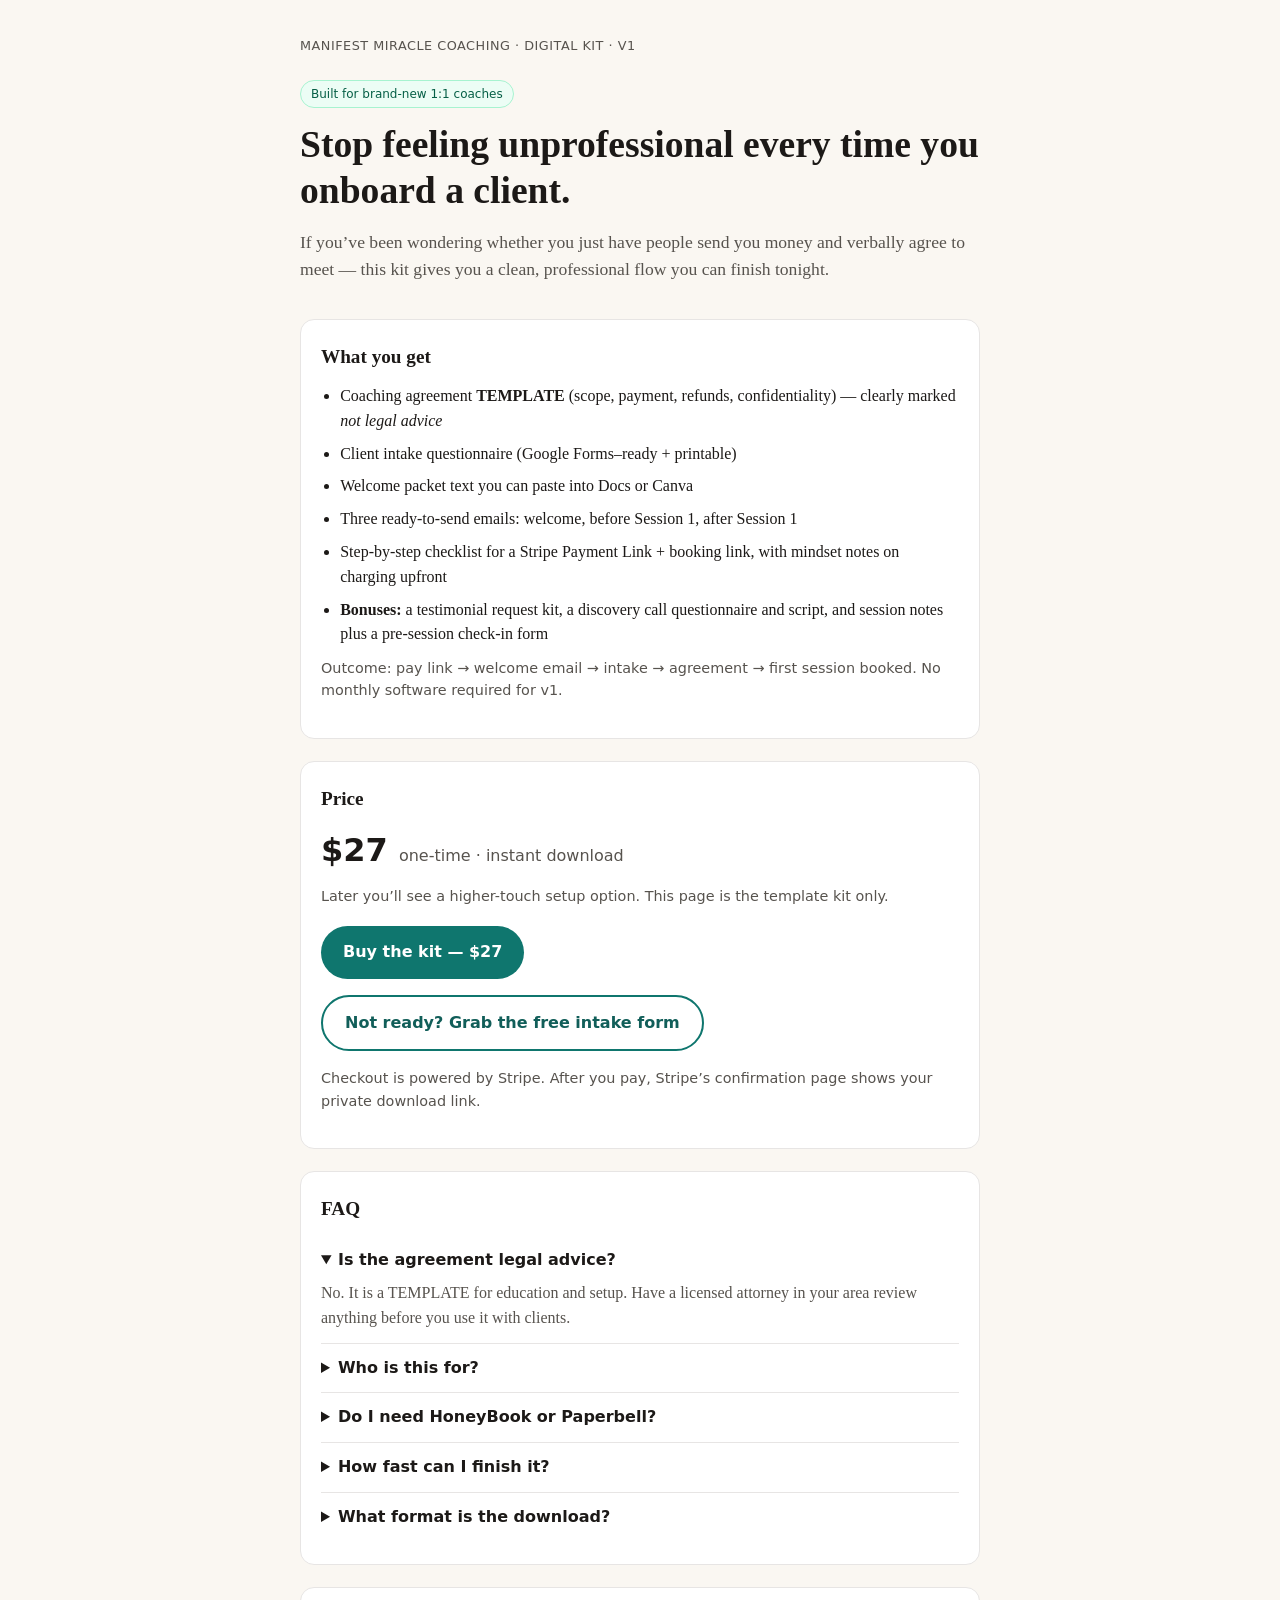
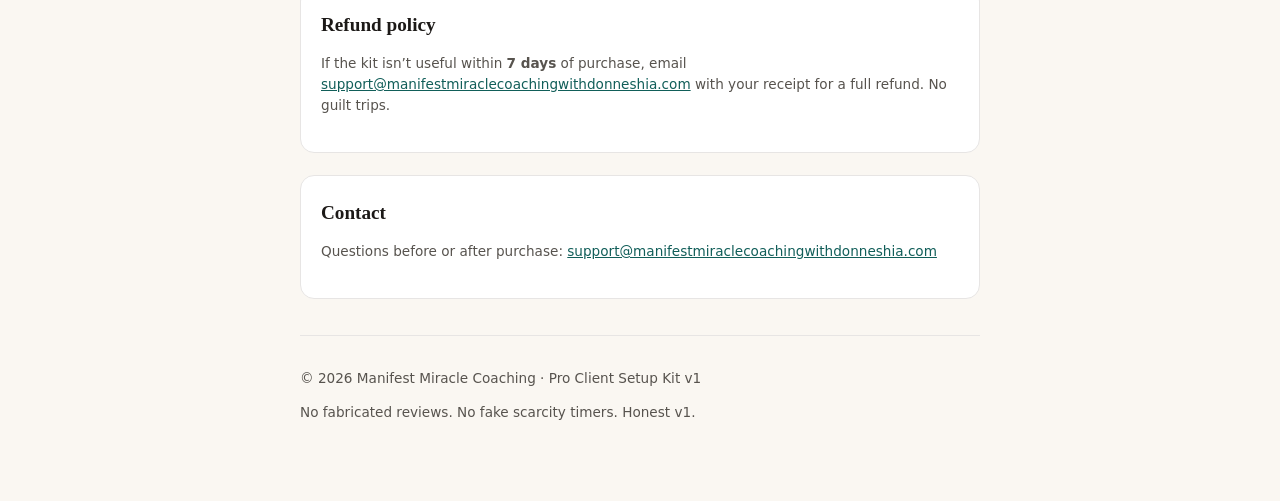
<file: index.html>
<!DOCTYPE html>
<html lang="en">
<head>
  <meta charset="utf-8" />
  <meta name="viewport" content="width=device-width, initial-scale=1" />
  <title>Pro Client Setup Kit for New Coaches — $27</title>
  <meta name="description" content="Go from send-me-money-and-we’ll-meet to a professional coaching client setup in one evening. Agreement template, intake, welcome packet, emails, Stripe checklist." />
  <link rel="stylesheet" href="styles.css" />
</head>
<body>
  <main class="wrap">
    <header>
      <p class="eyebrow">Manifest Miracle Coaching · Digital kit · v1</p>
      <p class="badge">Built for brand-new 1:1 coaches</p>
      <h1>Stop feeling unprofessional every time you onboard a client.</h1>
      <p class="lede">
        If you’ve been wondering whether you just have people send you money and verbally agree to meet —
        this kit gives you a clean, professional flow you can finish tonight.
      </p>
    </header>

    <section class="card" aria-labelledby="get">
      <h2 id="get">What you get</h2>
      <ul>
        <li>Coaching agreement <strong>TEMPLATE</strong> (scope, payment, refunds, confidentiality) — clearly marked <em>not legal advice</em></li>
        <li>Client intake questionnaire (Google Forms–ready + printable)</li>
        <li>Welcome packet text you can paste into Docs or Canva</li>
        <li>Three ready-to-send emails: welcome, before Session 1, after Session 1</li>
        <li>Step-by-step checklist for a Stripe Payment Link + booking link, with mindset notes on charging upfront</li>
        <li><strong>Bonuses:</strong> a testimonial request kit, a discovery call questionnaire and script, and session notes plus a pre-session check-in form</li>
      </ul>
      <p class="note">Outcome: pay link → welcome email → intake → agreement → first session booked. No monthly software required for v1.</p>
    </section>

    <section class="card" aria-labelledby="price">
      <h2 id="price">Price</h2>
      <p class="price">$27 <span>one-time · instant download</span></p>
      <p class="note">Later you’ll see a higher-touch setup option. This page is the template kit only.</p>
      <p style="margin-top:18px">
        <a class="btn" id="buy" href="https://buy.stripe.com/6oUbJ05QRbysawV3Cn8ww00">Buy the kit — $27</a>
      </p>
      <p style="margin-top:14px">
        <a class="btn btn-secondary" href="free-intake-form/">Not ready? Grab the free intake form</a>
      </p>
      <p class="note">Checkout is powered by Stripe. After you pay, Stripe’s confirmation page shows your private download link.</p>
    </section>

    <section class="card" aria-labelledby="faq">
      <h2 id="faq">FAQ</h2>
      <details open>
        <summary>Is the agreement legal advice?</summary>
        <p>No. It is a TEMPLATE for education and setup. Have a licensed attorney in your area review anything before you use it with clients.</p>
      </details>
      <details>
        <summary>Who is this for?</summary>
        <p>New or early-stage 1:1 life/mindset coaches (roughly first 0–10 clients) who feel messy with PayPal, email, and spreadsheets.</p>
      </details>
      <details>
        <summary>Do I need HoneyBook or Paperbell?</summary>
        <p>Not for this kit. You’ll use Stripe + a free booking link (Google Appointment schedule or Calendly) and the docs in the download.</p>
      </details>
      <details>
        <summary>How fast can I finish it?</summary>
        <p>Most coaches can customize and wire the flow in one evening. The checklist walks you through it.</p>
      </details>
      <details>
        <summary>What format is the download?</summary>
        <p>A ZIP of Markdown templates plus a printable PDF of the same kit.</p>
      </details>
    </section>

    <section class="card" aria-labelledby="refund">
      <h2 id="refund">Refund policy</h2>
      <p class="legal">If the kit isn’t useful within <strong>7 days</strong> of purchase, email
        <a href="mailto:support@manifestmiraclecoachingwithdonneshia.com">support@manifestmiraclecoachingwithdonneshia.com</a>
        with your receipt for a full refund. No guilt trips.</p>
    </section>

    <section class="card" aria-labelledby="contact">
      <h2 id="contact">Contact</h2>
      <p class="legal">Questions before or after purchase:
        <a href="mailto:support@manifestmiraclecoachingwithdonneshia.com">support@manifestmiraclecoachingwithdonneshia.com</a>
      </p>
    </section>

    <footer>
      <p>© 2026 Manifest Miracle Coaching · Pro Client Setup Kit v1</p>
      <p>No fabricated reviews. No fake scarcity timers. Honest v1.</p>
    </footer>
  </main>
</body>
</html>
</file>
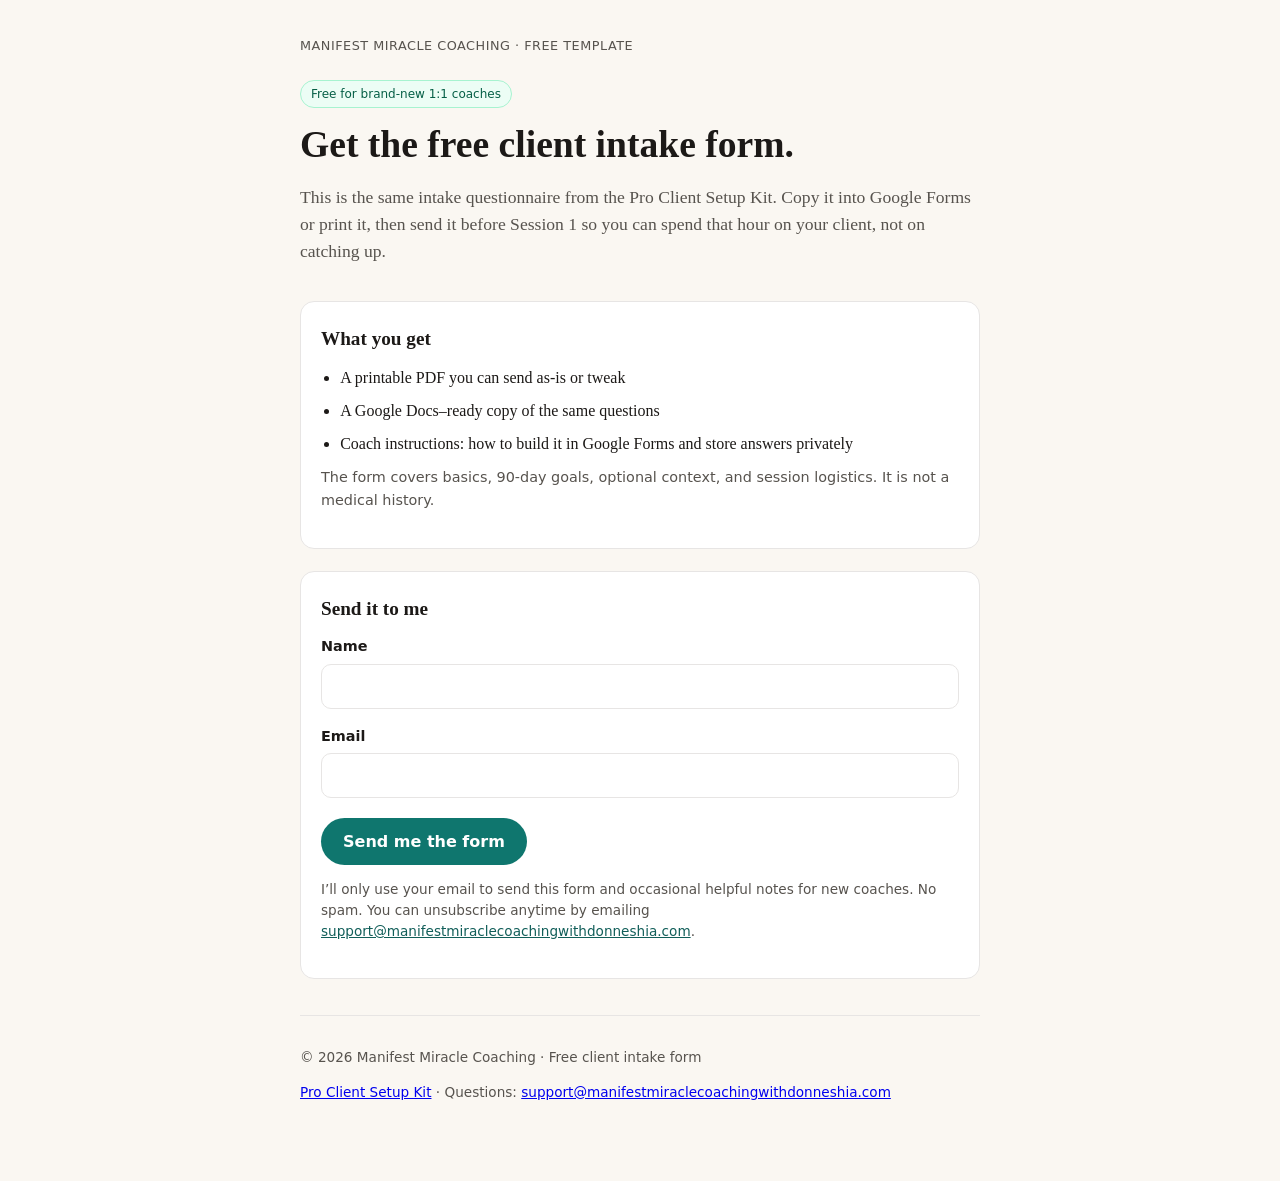
<file: free-intake-form/index.html>
<!DOCTYPE html>
<html lang="en">
<head>
  <meta charset="utf-8" />
  <meta name="viewport" content="width=device-width, initial-scale=1" />
  <title>Free Client Intake Form for New Coaches — Manifest Miracle Coaching</title>
  <meta name="description" content="A free client intake form for new 1:1 coaches. Copy it into Google Forms or print it, then send it before Session 1." />
  <link rel="stylesheet" href="../styles.css" />
</head>
<body>
  <main class="wrap">
    <header>
      <p class="eyebrow">Manifest Miracle Coaching · Free template</p>
      <p class="badge">Free for brand-new 1:1 coaches</p>
      <h1>Get the free client intake form.</h1>
      <p class="lede">
        This is the same intake questionnaire from the Pro Client Setup Kit.
        Copy it into Google Forms or print it, then send it before Session 1
        so you can spend that hour on your client, not on catching up.
      </p>
    </header>

    <section class="card" aria-labelledby="what">
      <h2 id="what">What you get</h2>
      <ul>
        <li>A printable PDF you can send as-is or tweak</li>
        <li>A Google Docs–ready copy of the same questions</li>
        <li>Coach instructions: how to build it in Google Forms and store answers privately</li>
      </ul>
      <p class="note">The form covers basics, 90-day goals, optional context, and session logistics. It is not a medical history.</p>
    </section>

    <section class="card" aria-labelledby="form-heading">
      <h2 id="form-heading">Send it to me</h2>
      <form action="https://formsubmit.co/a58cbbdba48f3ef41964123e3ecb91f7" method="POST">
        <input type="hidden" name="_subject" value="New free intake form request" />
        <input type="hidden" name="_next" value="https://donneshia42.github.io/pro-client-setup-kit/free-intake-form/thank-you/" />
        <input type="hidden" name="_template" value="table" />
        <input type="hidden" name="_captcha" value="false" />
        <input type="hidden" name="_autoresponse" value="Here is your free client intake form from Manifest Miracle Coaching. Download the PDF: https://donneshia42.github.io/pro-client-setup-kit/free-intake-form/client-intake-form.pdf  Or open the Google Docs-ready copy: https://donneshia42.github.io/pro-client-setup-kit/free-intake-form/client-intake-form.md  If this was not you, just ignore this email. To unsubscribe, reply or write support@manifestmiraclecoachingwithdonneshia.com." />
        <input type="text" name="_honey" class="hp" tabindex="-1" autocomplete="off" aria-hidden="true" />

        <label for="name">Name</label>
        <input id="name" type="text" name="name" required autocomplete="name" maxlength="120" />

        <label for="email">Email</label>
        <input id="email" type="email" name="email" required autocomplete="email" maxlength="200" />

        <button class="btn" type="submit">Send me the form</button>
      </form>
      <p class="privacy">I’ll only use your email to send this form and occasional helpful notes for new coaches. No spam. You can unsubscribe anytime by emailing <a href="mailto:support@manifestmiraclecoachingwithdonneshia.com">support@manifestmiraclecoachingwithdonneshia.com</a>.</p>
    </section>

    <footer>
      <p>© 2026 Manifest Miracle Coaching · Free client intake form</p>
      <p><a href="https://donneshia42.github.io/pro-client-setup-kit/">Pro Client Setup Kit</a> · Questions: <a href="mailto:support@manifestmiraclecoachingwithdonneshia.com">support@manifestmiraclecoachingwithdonneshia.com</a></p>
    </footer>
  </main>
</body>
</html>
</file>
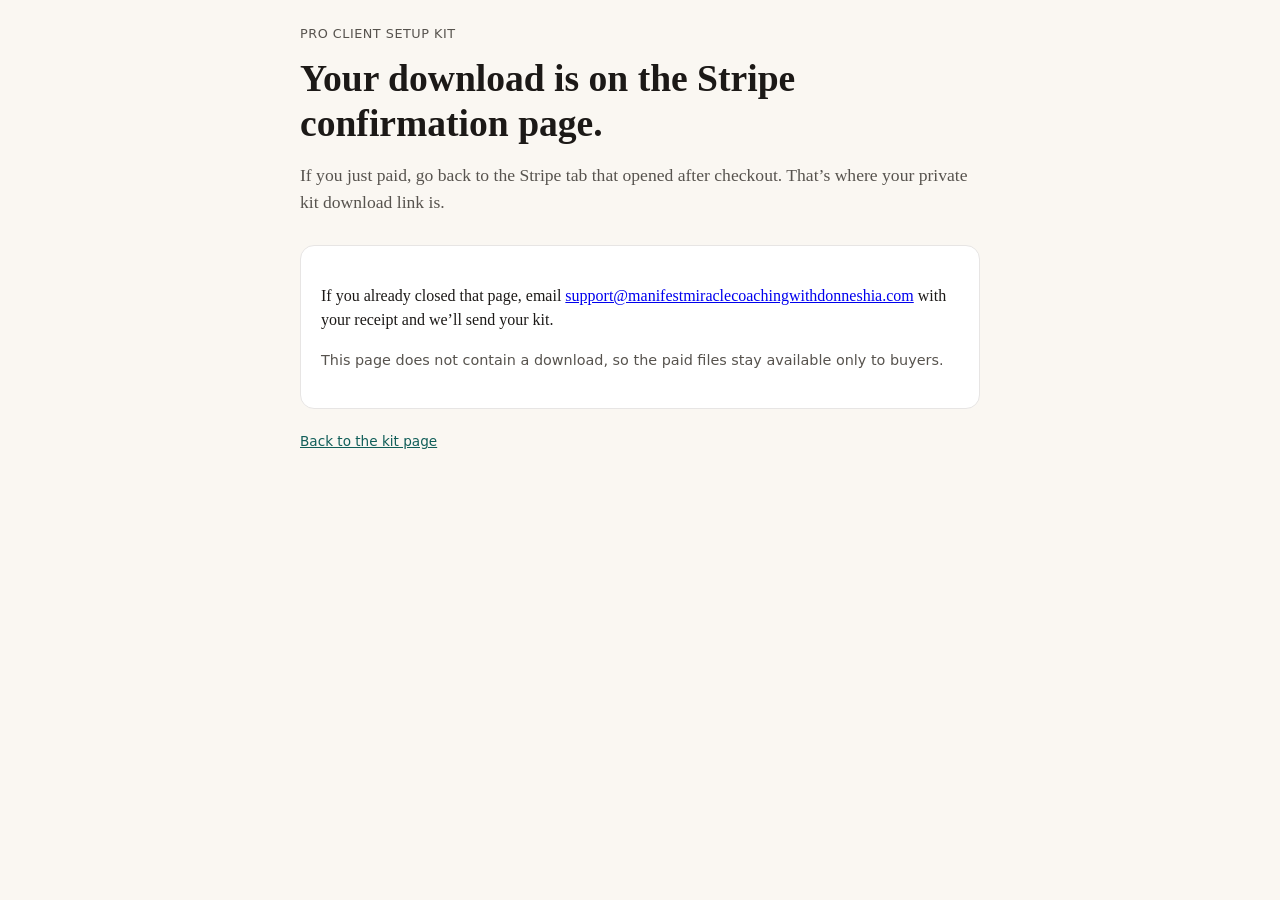
<file: success/index.html>
<!DOCTYPE html>
<html lang="en">
<head>
  <meta charset="utf-8" />
  <meta name="viewport" content="width=device-width, initial-scale=1" />
  <title>Thanks for your purchase</title>
  <link rel="stylesheet" href="../styles.css" />
</head>
<body>
  <main class="wrap">
    <p class="eyebrow">Pro Client Setup Kit</p>
    <h1>Your download is on the Stripe confirmation page.</h1>
    <p class="lede">If you just paid, go back to the Stripe tab that opened after checkout. That’s where your private kit download link is.</p>
    <section class="card">
      <p>If you already closed that page, email
        <a href="mailto:support@manifestmiraclecoachingwithdonneshia.com">support@manifestmiraclecoachingwithdonneshia.com</a>
        with your receipt and we’ll send your kit.</p>
      <p class="note" style="margin-top:12px">This page does not contain a download, so the paid files stay available only to buyers.</p>
    </section>
    <p class="legal"><a href="../">Back to the kit page</a></p>
  </main>
</body>
</html>
</file>
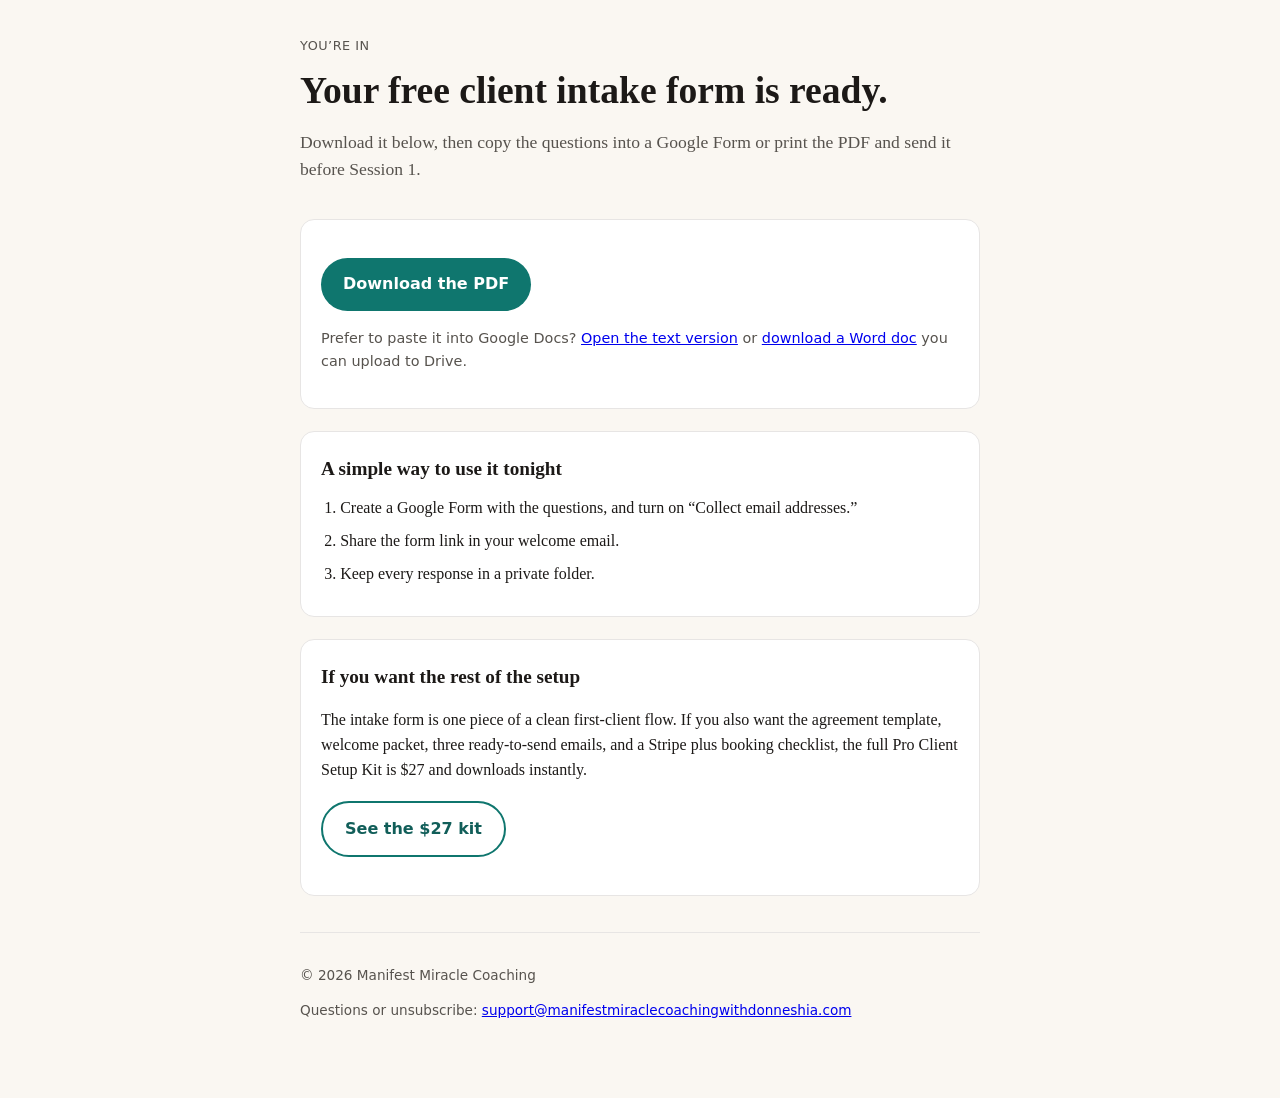
<file: free-intake-form/thank-you/index.html>
<!DOCTYPE html>
<html lang="en">
<head>
  <meta charset="utf-8" />
  <meta name="viewport" content="width=device-width, initial-scale=1" />
  <title>Your free client intake form is ready</title>
  <meta name="description" content="Download your free client intake form from Manifest Miracle Coaching." />
  <link rel="stylesheet" href="../../styles.css" />
</head>
<body>
  <main class="wrap">
    <header>
      <p class="eyebrow">You’re in</p>
      <h1>Your free client intake form is ready.</h1>
      <p class="lede">Download it below, then copy the questions into a Google Form or print the PDF and send it before Session 1.</p>
    </header>

    <section class="card">
      <p><a class="btn" href="../client-intake-form.pdf">Download the PDF</a></p>
      <p class="note" style="margin-top:14px">
        Prefer to paste it into Google Docs? <a href="../client-intake-form.md">Open the text version</a>
        or <a href="../client-intake-form.docx">download a Word doc</a> you can upload to Drive.
      </p>
    </section>

    <section class="card" aria-labelledby="next">
      <h2 id="next">A simple way to use it tonight</h2>
      <ol class="steps">
        <li>Create a Google Form with the questions, and turn on “Collect email addresses.”</li>
        <li>Share the form link in your welcome email.</li>
        <li>Keep every response in a private folder.</li>
      </ol>
    </section>

    <section class="card" aria-labelledby="kit">
      <h2 id="kit">If you want the rest of the setup</h2>
      <p>The intake form is one piece of a clean first-client flow. If you also want the agreement template, welcome packet, three ready-to-send emails, and a Stripe plus booking checklist, the full Pro Client Setup Kit is $27 and downloads instantly.</p>
      <p style="margin-top:18px">
        <a class="btn btn-secondary" href="https://donneshia42.github.io/pro-client-setup-kit/">See the $27 kit</a>
      </p>
    </section>

    <footer>
      <p>© 2026 Manifest Miracle Coaching</p>
      <p>Questions or unsubscribe: <a href="mailto:support@manifestmiraclecoachingwithdonneshia.com">support@manifestmiraclecoachingwithdonneshia.com</a></p>
    </footer>
  </main>
</body>
</html>
</file>
<file: styles.css>
:root {
  --bg: #faf7f2;
  --ink: #1c1917;
  --muted: #57534e;
  --card: #ffffff;
  --accent: #0f766e;
  --accent-dark: #115e59;
  --border: #e7e5e4;
  --warn: #9a3412;
}
* { box-sizing: border-box; }
html { scroll-behavior: smooth; }
body {
  margin: 0;
  font-family: Georgia, "Times New Roman", serif;
  color: var(--ink);
  background: var(--bg);
  line-height: 1.55;
}
.wrap { max-width: 720px; margin: 0 auto; padding: 24px 20px 64px; }
header { padding: 12px 0 8px; }
.eyebrow {
  font-family: system-ui, -apple-system, sans-serif;
  font-size: 0.8rem;
  letter-spacing: 0.04em;
  text-transform: uppercase;
  color: var(--muted);
  margin: 0 0 12px;
}
h1 {
  font-size: clamp(1.75rem, 5vw, 2.35rem);
  line-height: 1.2;
  margin: 0 0 16px;
  font-weight: 700;
}
.lede { font-size: 1.1rem; color: var(--muted); margin: 0 0 28px; }
.card {
  background: var(--card);
  border: 1px solid var(--border);
  border-radius: 14px;
  padding: 22px 20px;
  margin: 0 0 22px;
}
.card h2 {
  font-size: 1.2rem;
  margin: 0 0 12px;
}
ul { padding-left: 1.2rem; margin: 0; }
li { margin: 0 0 8px; }
.price {
  font-family: system-ui, -apple-system, sans-serif;
  font-size: 2rem;
  font-weight: 700;
  margin: 8px 0 4px;
}
.price span { font-size: 1rem; font-weight: 500; color: var(--muted); }
.btn {
  display: inline-block;
  font-family: system-ui, -apple-system, sans-serif;
  background: var(--accent);
  color: #fff;
  text-decoration: none;
  padding: 14px 22px;
  border-radius: 999px;
  font-weight: 600;
  border: none;
  cursor: pointer;
  font-size: 1rem;
}
.btn:hover, .btn:focus { background: var(--accent-dark); outline: 2px solid var(--accent-dark); outline-offset: 2px; }
.btn[aria-disabled="true"] { opacity: 0.55; pointer-events: none; }
.note { font-family: system-ui, sans-serif; font-size: 0.9rem; color: var(--muted); margin-top: 10px; }
details {
  border-top: 1px solid var(--border);
  padding: 12px 0;
}
details:first-of-type { border-top: none; }
summary {
  font-family: system-ui, sans-serif;
  font-weight: 600;
  cursor: pointer;
}
details p { margin: 8px 0 0; color: var(--muted); }
.legal {
  font-family: system-ui, sans-serif;
  font-size: 0.85rem;
  color: var(--muted);
}
.legal a { color: var(--accent-dark); }
footer {
  margin-top: 36px;
  padding-top: 18px;
  border-top: 1px solid var(--border);
  font-family: system-ui, sans-serif;
  font-size: 0.85rem;
  color: var(--muted);
}
.badge {
  display: inline-block;
  font-family: system-ui, sans-serif;
  font-size: 0.75rem;
  background: #ecfdf5;
  color: #065f46;
  border: 1px solid #a7f3d0;
  border-radius: 999px;
  padding: 4px 10px;
  margin-bottom: 14px;
}
.err {
  background: #fff7ed;
  border: 1px solid #fed7aa;
  color: var(--warn);
  padding: 14px 16px;
  border-radius: 10px;
  font-family: system-ui, sans-serif;
}
@media (max-width: 480px) {
  .wrap { padding: 18px 16px 48px; }
  .btn { width: 100%; text-align: center; }
}

/* lead-magnet form styles */

label {
  display: block;
  font-family: system-ui, -apple-system, sans-serif;
  font-weight: 600;
  font-size: 0.9rem;
  margin: 0 0 6px;
}
input[type="text"],
input[type="email"] {
  width: 100%;
  font-family: system-ui, -apple-system, sans-serif;
  font-size: 1rem;
  padding: 12px 14px;
  border: 1px solid var(--border);
  border-radius: 10px;
  margin: 0 0 16px;
  background: #fff;
  color: var(--ink);
}
input[type="text"]:focus,
input[type="email"]:focus {
  outline: 2px solid var(--accent);
  outline-offset: 2px;
  border-color: var(--accent);
}
.hp {
  position: absolute;
  left: -9999px;
  height: 0;
  width: 0;
  opacity: 0;
}
.privacy {
  font-family: system-ui, sans-serif;
  font-size: 0.85rem;
  color: var(--muted);
  margin-top: 14px;
}
.privacy a { color: var(--accent-dark); }
.btn-secondary {
  background: #fff;
  color: var(--accent-dark);
  border: 2px solid var(--accent);
}
.btn-secondary:hover,
.btn-secondary:focus {
  background: #ecfdf5;
  color: var(--accent-dark);
  outline: 2px solid var(--accent-dark);
  outline-offset: 2px;
}
ol.steps { margin: 0; padding-left: 1.2rem; }
ol.steps li { margin: 0 0 8px; }
form .btn { margin-top: 4px; }
</file>
